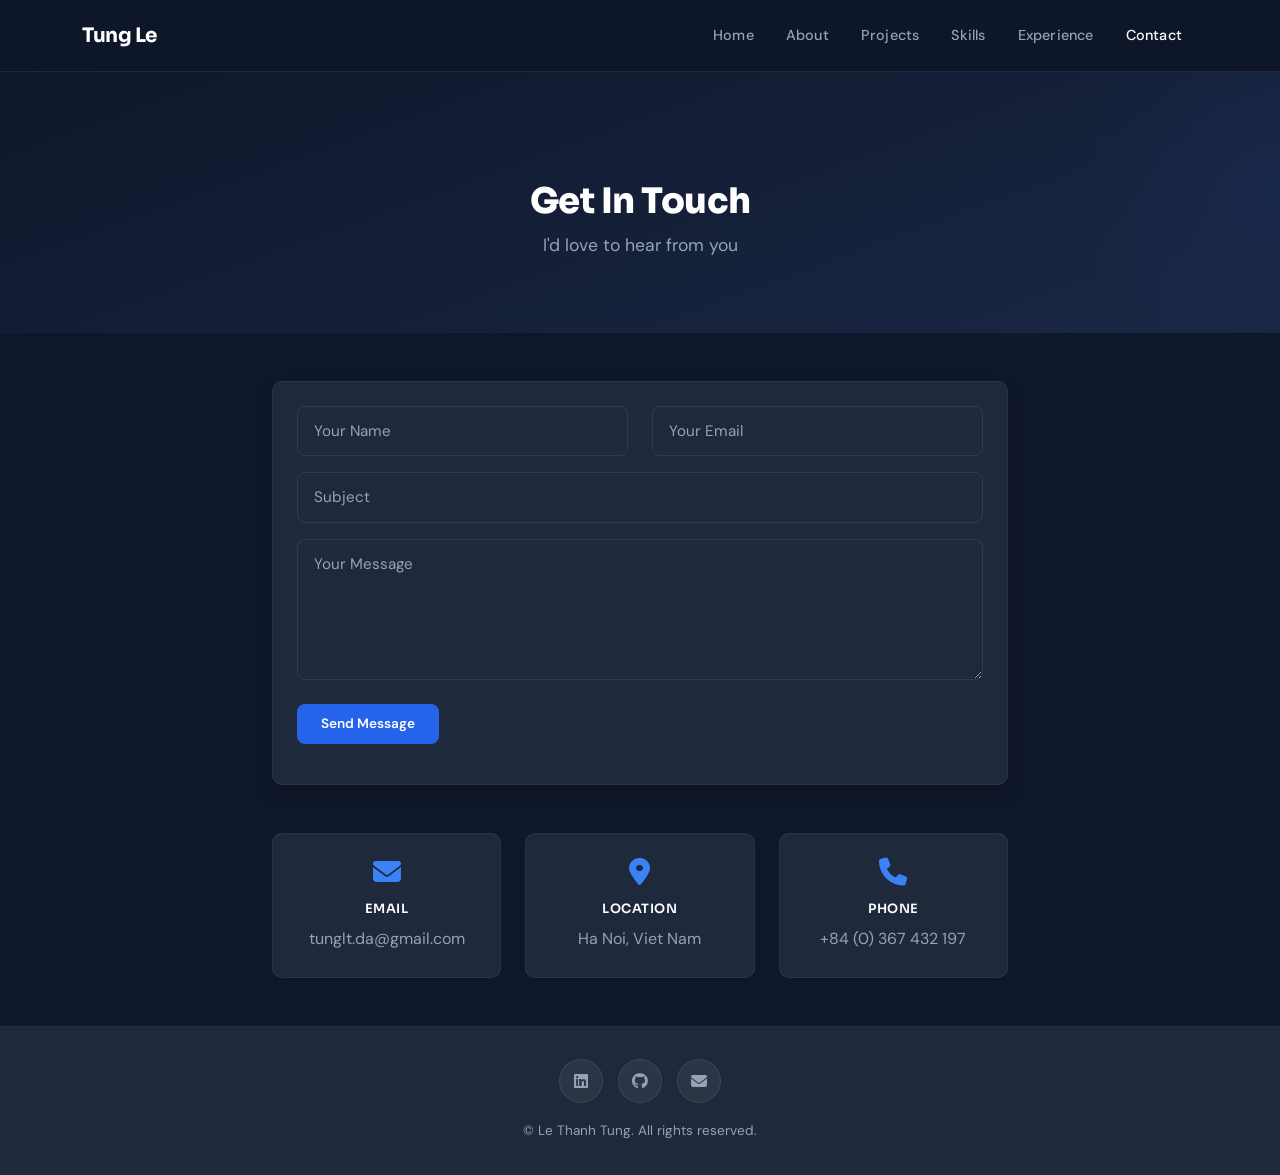
<file: contact.html>
<!DOCTYPE html>
<html lang="en">
<head>
    <meta charset="UTF-8">
    <meta name="viewport" content="width=device-width, initial-scale=1.0">
    <title>Contact | Le Thanh Tung</title>
    <link href="https://cdn.jsdelivr.net/npm/bootstrap@5.3.0/dist/css/bootstrap.min.css" rel="stylesheet">
    <link rel="stylesheet" href="https://cdnjs.cloudflare.com/ajax/libs/font-awesome/6.4.0/css/all.min.css">
    <link href="https://fonts.googleapis.com/css2?family=DM+Sans:ital,opsz,wght@0,9..40,300;0,9..40,400;0,9..40,500;0,9..40,600;0,9..40,700;0,9..40,800;1,9..40,400&family=Sora:wght@400;500;600;700;800&display=swap" rel="stylesheet">
    <link rel="stylesheet" href="style.css">
</head>
<body>

    <nav class="navbar navbar-expand-lg navbar-dark fixed-top">
        <div class="container">
            <a class="navbar-brand" href="index.html">Tung Le</a>
            <button class="navbar-toggler" type="button" data-bs-toggle="collapse" data-bs-target="#navbarNav">
                <span class="navbar-toggler-icon"></span>
            </button>
            <div class="collapse navbar-collapse" id="navbarNav">
                <ul class="navbar-nav ms-auto">
                    <li class="nav-item"><a class="nav-link" href="index.html">Home</a></li>
                    <li class="nav-item"><a class="nav-link" href="about.html">About</a></li>
                    <li class="nav-item"><a class="nav-link" href="projects.html">Projects</a></li>
                    <li class="nav-item"><a class="nav-link" href="skills.html">Skills</a></li>
                    <li class="nav-item"><a class="nav-link" href="experience.html">Experience</a></li>
                    <li class="nav-item"><a class="nav-link active" href="contact.html">Contact</a></li>
                </ul>
            </div>
        </div>
    </nav>
    <div class="sticky-nav-wrapper"></div>

    <section class="page-header">
        <div class="container">
            <h1>Get In Touch</h1>
            <p class="lead">I'd love to hear from you</p>
        </div>
    </section>

    <section class="py-5">
        <div class="container">
            <div class="row justify-content-center">
                <div class="col-lg-8">
                    <div class="card border-0 shadow" style="background:var(--dark-card); border:1px solid rgba(71,85,105,0.3)!important; border-radius:var(--radius);">
                        <div class="card-body p-4">
                            <form id="contactForm" class="contact-form">
                                <div class="row">
                                    <div class="col-md-6 mb-3">
                                        <input type="text" name="name" class="form-control" placeholder="Your Name" required>
                                    </div>
                                    <div class="col-md-6 mb-3">
                                        <input type="email" name="email" class="form-control" placeholder="Your Email" required>
                                    </div>
                                </div>
                                <div class="mb-3">
                                    <input type="text" name="subject" class="form-control" placeholder="Subject">
                                </div>
                                <div class="mb-4">
                                    <textarea name="message" class="form-control" rows="5" placeholder="Your Message" required></textarea>
                                </div>
                                <button type="submit" class="btn btn-primary-custom">Send Message</button>
                                <div id="responseContainer" class="mt-3"></div>
                            </form>
                        </div>
                    </div>

                    <div class="row mt-5 text-center">
                        <div class="col-md-4 mb-3 mb-md-0">
                            <div class="contact-card py-4 px-3">
                                <i class="fas fa-envelope fs-3 mb-3"></i>
                                <h5>Email</h5>
                                <p class="mb-0">tunglt.da@gmail.com</p>
                            </div>
                        </div>
                        <div class="col-md-4 mb-3 mb-md-0">
                            <div class="contact-card py-4 px-3">
                                <i class="fas fa-map-marker-alt fs-3 mb-3"></i>
                                <h5>Location</h5>
                                <p class="mb-0">Ha Noi, Viet Nam</p>
                            </div>
                        </div>
                        <div class="col-md-4">
                            <div class="contact-card py-4 px-3">
                                <i class="fas fa-phone fs-3 mb-3"></i>
                                <h5>Phone</h5>
                                <p class="mb-0">+84 (0) 367 432 197</p>
                            </div>
                        </div>
                    </div>
                </div>
            </div>
        </div>
    </section>

    <footer class="text-center">
        <div class="container">
            <div class="mb-3">
                <a href="https://www.linkedin.com/in/tunglt-da" class="social-link" target="_blank"><i class="fab fa-linkedin"></i></a>
                <a href="https://github.com/tunglt-da" class="social-link" target="_blank"><i class="fab fa-github"></i></a>
                <a href="mailto:tunglt.da@gmail.com" class="social-link"><i class="fas fa-envelope"></i></a>
            </div>
            <p class="mb-0" style="font-size:0.85rem;">&copy; Le Thanh Tung. All rights reserved.</p>
        </div>
    </footer>

    <a href="#" id="back-to-top" class="shadow"><i class="fas fa-arrow-up"></i></a>

    <script src="https://cdn.jsdelivr.net/npm/bootstrap@5.3.0/dist/js/bootstrap.bundle.min.js"></script>
    <script src="main.js"></script>
    <script>
        document.getElementById('contactForm').addEventListener('submit', function(e) {
            e.preventDefault();
            const btn = e.target.querySelector('button[type="submit"]');
            const originalText = btn.innerHTML;
            btn.disabled = true;
            btn.innerHTML = '<span class="spinner-border spinner-border-sm" role="status"></span> Sending...';

            const formData = new FormData(this);
            const xhr = new XMLHttpRequest();
            xhr.open('POST', 'https://script.google.com/macros/s/AKfycby84q_uLbtZVZEOGqXclTGn5n5yoV7Jaeluy4qbYPSaUfTskQLCh3JUiNiHb8Q8Umng/exec');

            xhr.onload = function() {
                let response;
                try { response = JSON.parse(xhr.responseText); } catch { response = { success: false, message: "Error: Response error" }; }
                showAlert(response.success, response.message);
                if (response.success) document.getElementById('contactForm').reset();
            };
            xhr.onerror = function() { showAlert(false, "Error: Connection error."); };
            xhr.send(formData);

            function showAlert(success, message) {
                const alertDiv = document.createElement('div');
                alertDiv.className = `alert alert-${success ? 'success' : 'danger'} mt-3`;
                alertDiv.innerHTML = message;
                document.getElementById('responseContainer').prepend(alertDiv);
                setTimeout(() => { alertDiv.style.opacity = '0'; setTimeout(() => alertDiv.remove(), 500); }, 3000);
                btn.disabled = false;
                btn.innerHTML = originalText;
            }
        });
    </script>
</body>
</html>
</file>
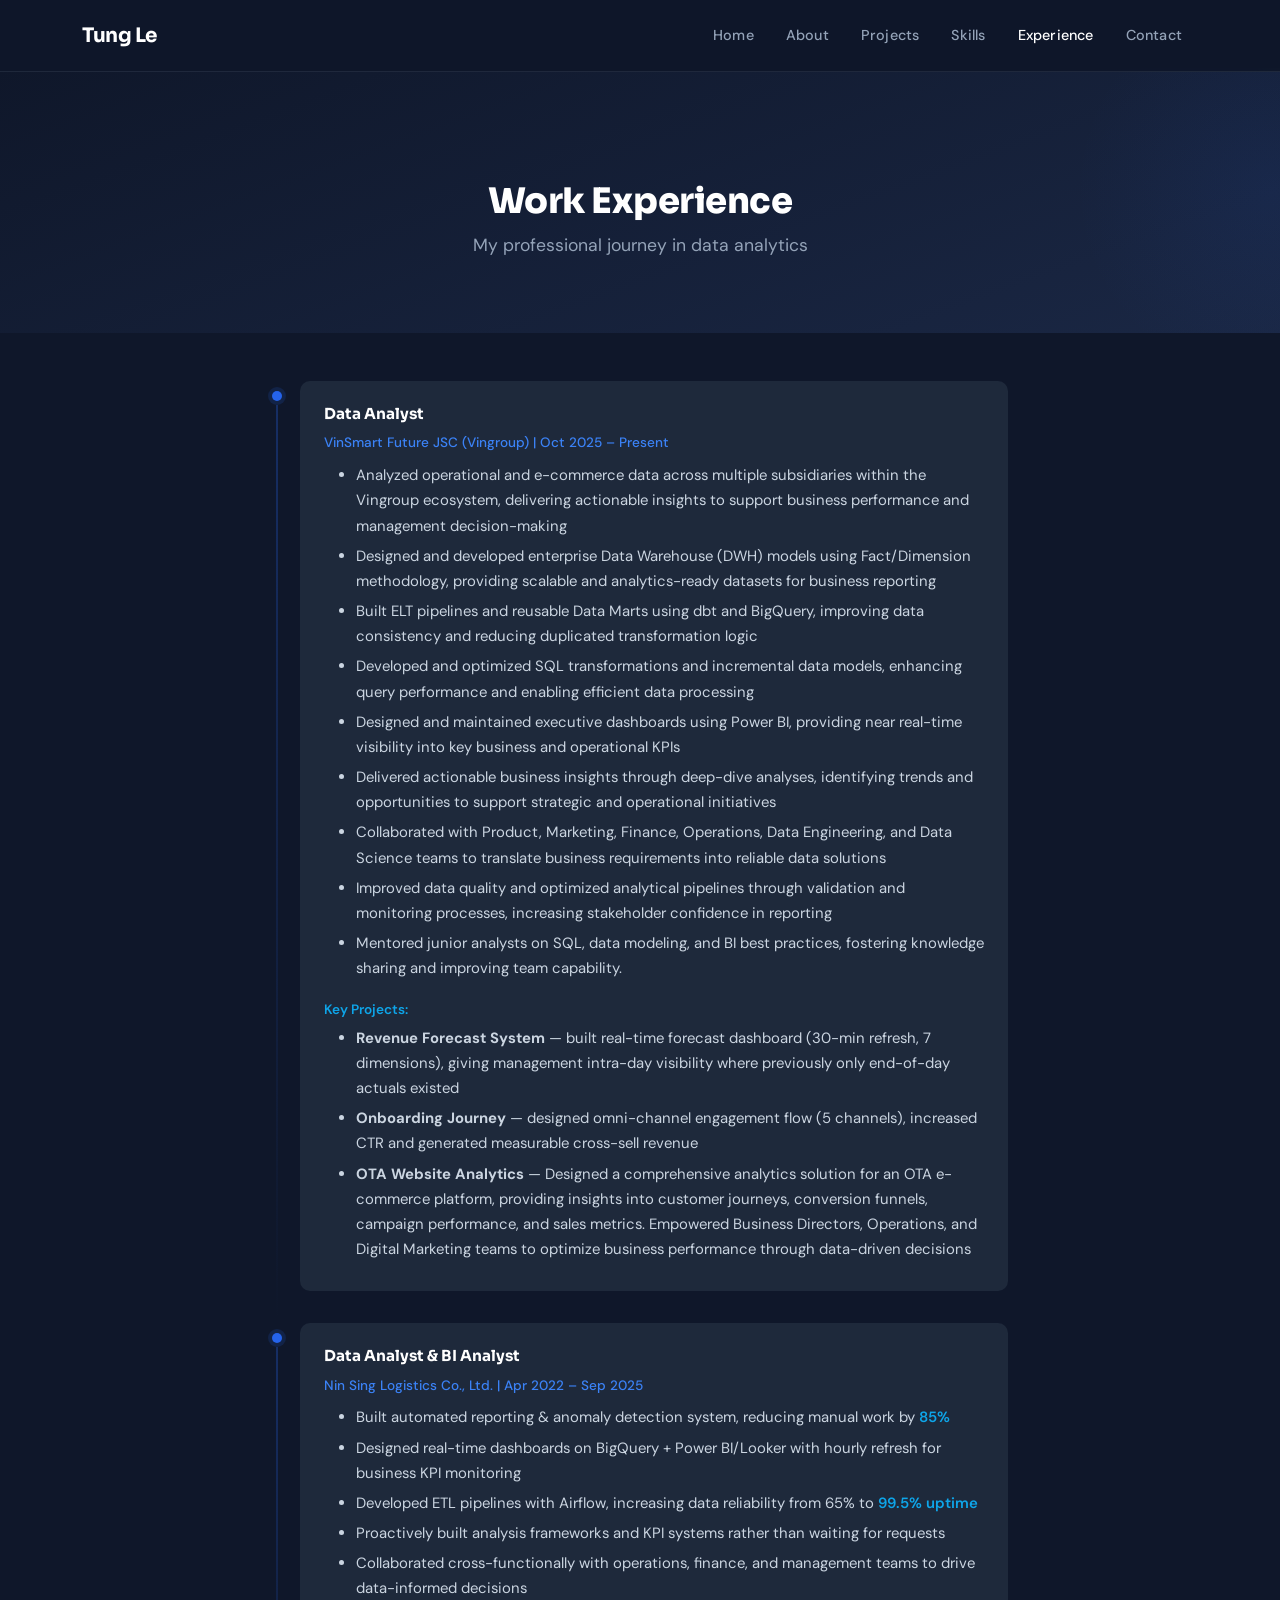
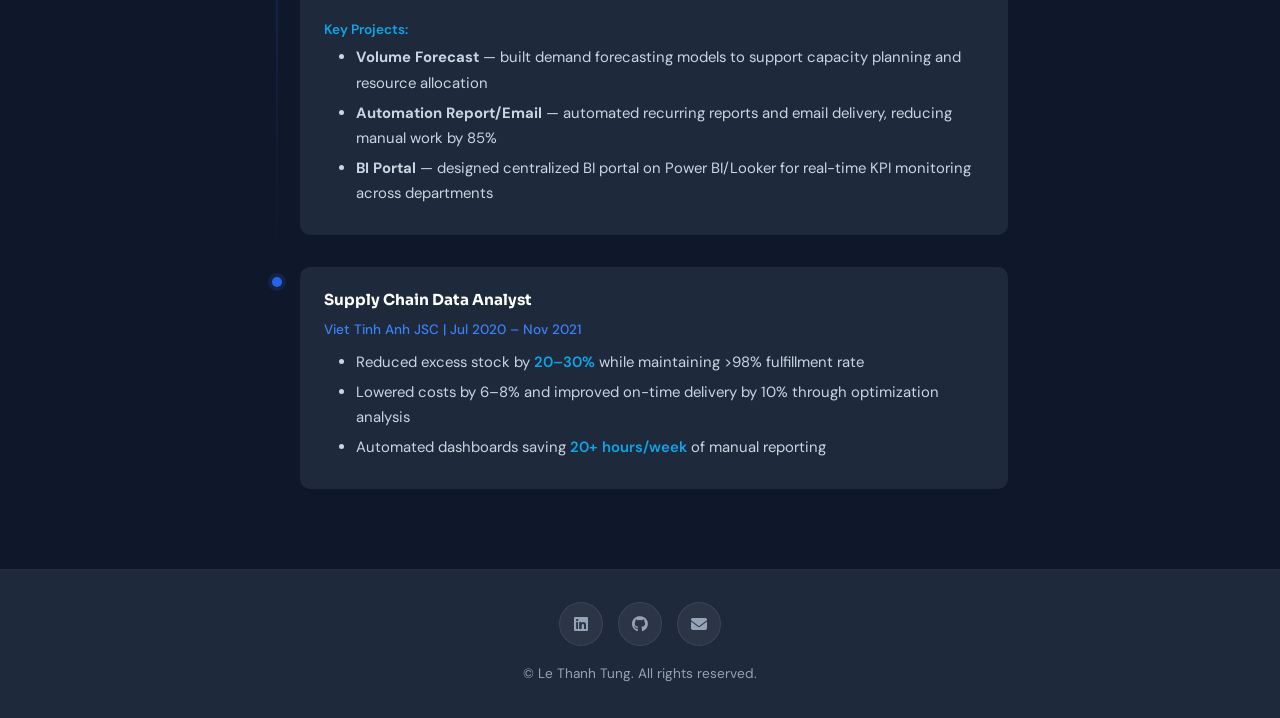
<file: experience.html>
<!DOCTYPE html>
<html lang="en">
<head>
    <meta charset="UTF-8">
    <meta name="viewport" content="width=device-width, initial-scale=1.0">
    <title>Experience | Le Thanh Tung</title>
    <link href="https://cdn.jsdelivr.net/npm/bootstrap@5.3.0/dist/css/bootstrap.min.css" rel="stylesheet">
    <link rel="stylesheet" href="https://cdnjs.cloudflare.com/ajax/libs/font-awesome/6.4.0/css/all.min.css">
    <link href="https://fonts.googleapis.com/css2?family=DM+Sans:ital,opsz,wght@0,9..40,300;0,9..40,400;0,9..40,500;0,9..40,600;0,9..40,700;0,9..40,800;1,9..40,400&family=Sora:wght@400;500;600;700;800&display=swap" rel="stylesheet">
    <link rel="stylesheet" href="style.css">
</head>
<body>

    <nav class="navbar navbar-expand-lg navbar-dark fixed-top">
        <div class="container">
            <a class="navbar-brand" href="index.html">Tung Le</a>
            <button class="navbar-toggler" type="button" data-bs-toggle="collapse" data-bs-target="#navbarNav">
                <span class="navbar-toggler-icon"></span>
            </button>
            <div class="collapse navbar-collapse" id="navbarNav">
                <ul class="navbar-nav ms-auto">
                    <li class="nav-item"><a class="nav-link" href="index.html">Home</a></li>
                    <li class="nav-item"><a class="nav-link" href="about.html">About</a></li>
                    <li class="nav-item"><a class="nav-link" href="projects.html">Projects</a></li>
                    <li class="nav-item"><a class="nav-link" href="skills.html">Skills</a></li>
                    <li class="nav-item"><a class="nav-link active" href="experience.html">Experience</a></li>
                    <li class="nav-item"><a class="nav-link" href="contact.html">Contact</a></li>
                </ul>
            </div>
        </div>
    </nav>
    <div class="sticky-nav-wrapper"></div>

    <section class="page-header">
        <div class="container">
            <h1>Work Experience</h1>
            <p class="lead">My professional journey in data analytics</p>
        </div>
    </section>

    <section class="py-5">
        <div class="container">
            <div class="row justify-content-center">
                <div class="col-lg-8">
                    <div class="experience-item">
                        <div class="card border-0">
                            <div class="card-body">
                                <h5>Data Analyst</h5>
                                <p class="text-muted mb-2">VinSmart Future JSC (Vingroup) | Oct 2025 &ndash; Present</p>
                                <ul class="mb-0">
                                    <li>Analyzed operational and e-commerce data across multiple subsidiaries within the Vingroup ecosystem, delivering actionable insights to support business performance and management decision-making</li>
                                    <li>Designed and developed enterprise Data Warehouse (DWH) models using Fact/Dimension methodology, providing scalable and analytics-ready datasets for business reporting</li>
                                    <li>Built ELT pipelines and reusable Data Marts using dbt and BigQuery, improving data consistency and reducing duplicated transformation logic</li>
                                    <li>Developed and optimized SQL transformations and incremental data models, enhancing query performance and enabling efficient data processing</li>
                                    <li>Designed and maintained executive dashboards using Power BI, providing near real-time visibility into key business and operational KPIs</li>
                                    <li>Delivered actionable business insights through deep-dive analyses, identifying trends and opportunities to support strategic and operational initiatives</li>
                                    <li>Collaborated with Product, Marketing, Finance, Operations, Data Engineering, and Data Science teams to translate business requirements into reliable data solutions</li>
                                    <li>Improved data quality and optimized analytical pipelines through validation and monitoring processes, increasing stakeholder confidence in reporting</li>
                                    <li>Mentored junior analysts on SQL, data modeling, and BI best practices, fostering knowledge sharing and improving team capability.</li>
                                </ul>
                                <p class="mt-3 mb-1" style="font-size:.85rem;color:var(--accent);font-weight:600;">Key Projects:</p>
                                <ul class="mb-0">
                                    <li><strong>Revenue Forecast System</strong> &mdash; built real-time forecast dashboard (30-min refresh, 7 dimensions), giving management intra-day visibility where previously only end-of-day actuals existed</li>
                                    <li><strong>Onboarding Journey</strong> &mdash; designed omni-channel engagement flow (5 channels), increased CTR and generated measurable cross-sell revenue</li>
                                    <li><strong>OTA Website Analytics</strong> &mdash; Designed a comprehensive analytics solution for an OTA e-commerce platform, providing insights into customer journeys, conversion funnels, campaign performance, and sales metrics. Empowered Business Directors, Operations, and Digital Marketing teams to optimize business performance through data-driven decisions</li>
                                </ul>
                            </div>
                        </div>
                    </div>
                    <div class="experience-item">
                        <div class="card border-0">
                            <div class="card-body">
                                <h5>Data Analyst &amp; BI Analyst</h5>
                                <p class="text-muted mb-2">Nin Sing Logistics Co., Ltd. | Apr 2022 &ndash; Sep 2025</p>
                                <ul class="mb-0">
                                    <li>Built automated reporting &amp; anomaly detection system, reducing manual work by <strong class="highlight">85%</strong></li>
                                    <li>Designed real-time dashboards on BigQuery + Power BI/Looker with hourly refresh for business KPI monitoring</li>
                                    <li>Developed ETL pipelines with Airflow, increasing data reliability from 65% to <strong class="highlight">99.5% uptime</strong></li>
                                    <li>Proactively built analysis frameworks and KPI systems rather than waiting for requests</li>
                                    <li>Collaborated cross-functionally with operations, finance, and management teams to drive data-informed decisions</li>
                                </ul>
                                <p class="mt-3 mb-1" style="font-size:.85rem;color:var(--accent);font-weight:600;">Key Projects:</p>
                                <ul class="mb-0">
                                    <li><strong>Volume Forecast</strong> &mdash; built demand forecasting models to support capacity planning and resource allocation</li>
                                    <li><strong>Automation Report/Email</strong> &mdash; automated recurring reports and email delivery, reducing manual work by 85%</li>
                                    <li><strong>BI Portal</strong> &mdash; designed centralized BI portal on Power BI/Looker for real-time KPI monitoring across departments</li>
                                </ul>
                            </div>
                        </div>
                    </div>
                    <div class="experience-item">
                        <div class="card border-0">
                            <div class="card-body">
                                <h5>Supply Chain Data Analyst</h5>
                                <p class="text-muted mb-2">Viet Tinh Anh JSC | Jul 2020 &ndash; Nov 2021</p>
                                <ul class="mb-0">
                                    <li>Reduced excess stock by <strong class="highlight">20&ndash;30%</strong> while maintaining &gt;98% fulfillment rate</li>
                                    <li>Lowered costs by 6&ndash;8% and improved on-time delivery by 10% through optimization analysis</li>
                                    <li>Automated dashboards saving <strong class="highlight">20+ hours/week</strong> of manual reporting</li>
                                </ul>
                            </div>
                        </div>
                    </div>
                </div>
            </div>
        </div>
    </section>

    <footer class="text-center">
        <div class="container">
            <div class="mb-3">
                <a href="https://www.linkedin.com/in/tunglt-da" class="social-link" target="_blank"><i class="fab fa-linkedin"></i></a>
                <a href="https://github.com/tunglt-da" class="social-link" target="_blank"><i class="fab fa-github"></i></a>
                <a href="mailto:tunglt.da@gmail.com" class="social-link"><i class="fas fa-envelope"></i></a>
            </div>
            <p class="mb-0" style="font-size:0.85rem;">&copy; Le Thanh Tung. All rights reserved.</p>
        </div>
    </footer>

    <a href="#" id="back-to-top" class="shadow"><i class="fas fa-arrow-up"></i></a>

    <script src="https://cdn.jsdelivr.net/npm/bootstrap@5.3.0/dist/js/bootstrap.bundle.min.js"></script>
    <script src="main.js"></script>
</body>
</html>
</file>
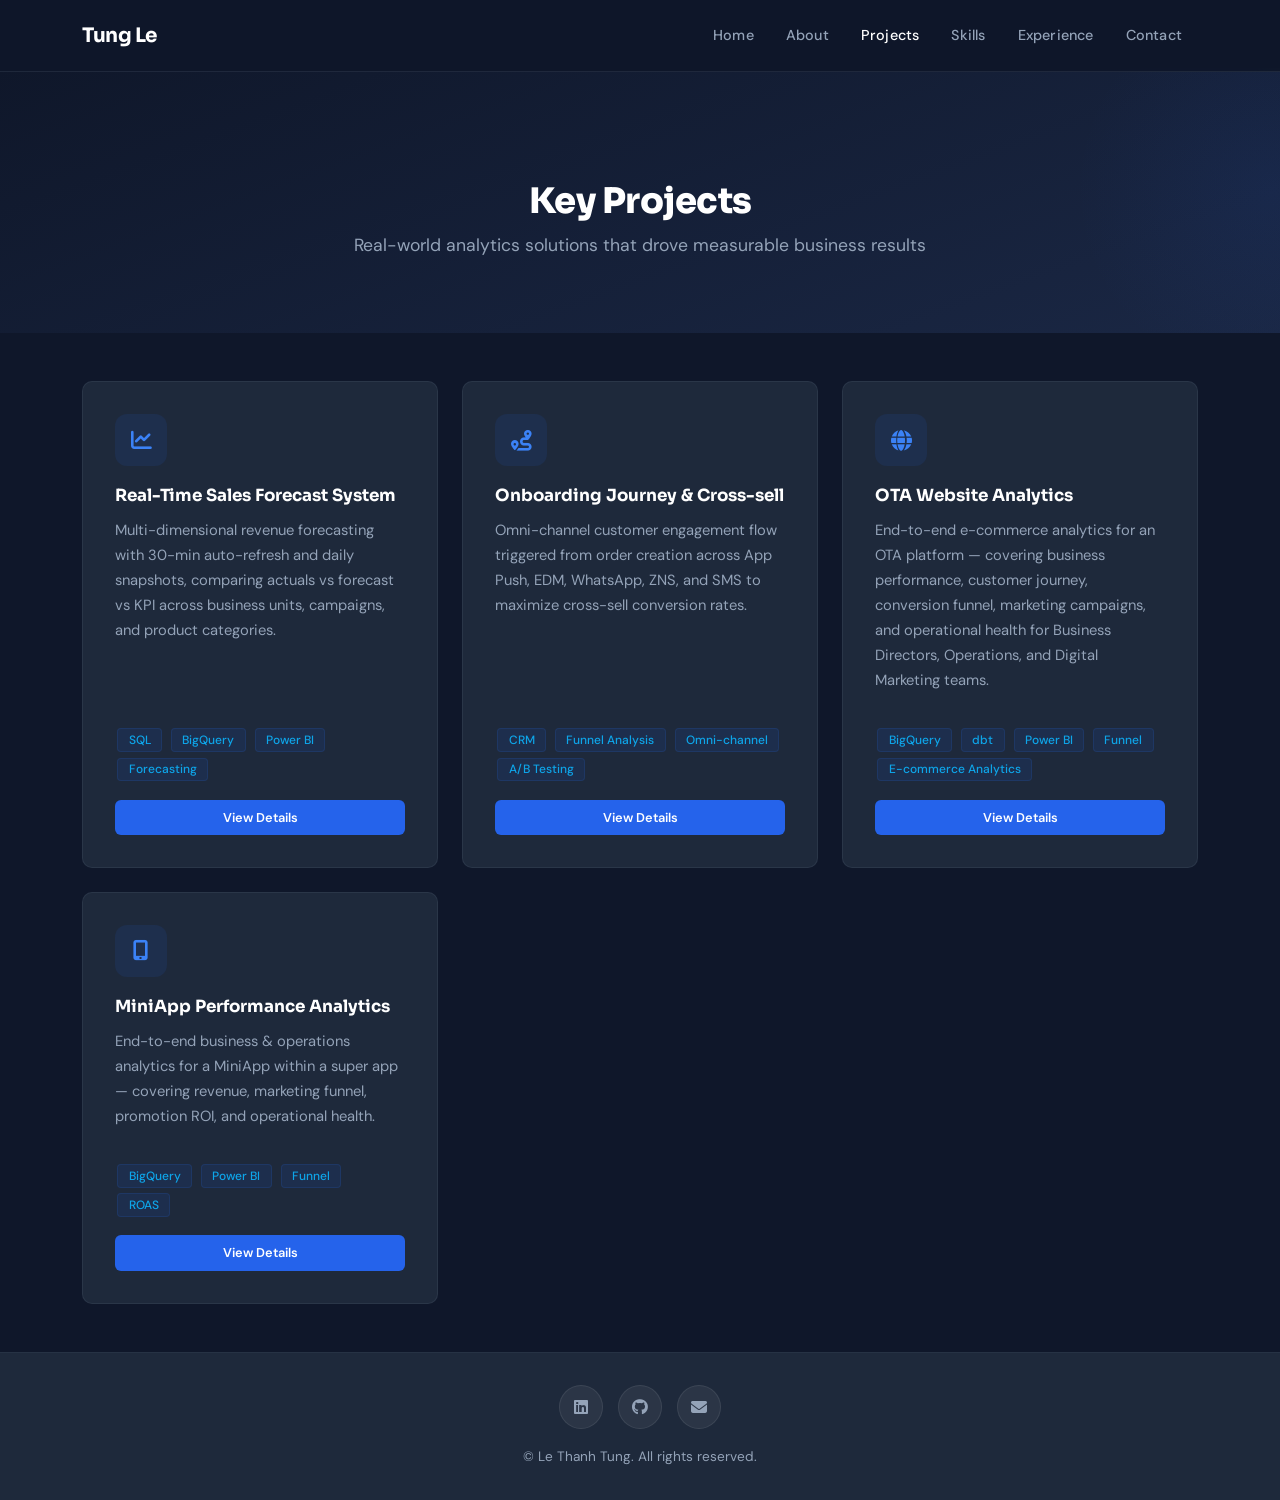
<file: projects.html>
<!DOCTYPE html>
<html lang="en">
<head>
    <meta charset="UTF-8">
    <meta name="viewport" content="width=device-width, initial-scale=1.0">
    <title>Projects | Le Thanh Tung</title>
    <link href="https://cdn.jsdelivr.net/npm/bootstrap@5.3.0/dist/css/bootstrap.min.css" rel="stylesheet">
    <link rel="stylesheet" href="https://cdnjs.cloudflare.com/ajax/libs/font-awesome/6.4.0/css/all.min.css">
    <link href="https://fonts.googleapis.com/css2?family=DM+Sans:ital,opsz,wght@0,9..40,300;0,9..40,400;0,9..40,500;0,9..40,600;0,9..40,700;0,9..40,800;1,9..40,400&family=Sora:wght@400;500;600;700;800&display=swap" rel="stylesheet">
    <link rel="stylesheet" href="style.css">
    <style>
        .project-card-noimg {
            background: var(--dark-card);
            border: 1px solid rgba(71,85,105,0.3);
            border-radius: var(--radius);
            padding: 2rem;
            transition: all 0.3s;
            height: 100%;
            display: flex;
            flex-direction: column;
        }
        .project-card-noimg:hover {
            transform: translateY(-6px);
            box-shadow: var(--shadow-lg);
            border-color: rgba(37,99,235,0.3);
        }
        .project-icon {
            width: 52px; height: 52px;
            border-radius: 12px;
            background: rgba(37,99,235,0.1);
            display: flex; align-items: center; justify-content: center;
            font-size: 1.3rem;
            color: var(--primary-light);
            margin-bottom: 1.25rem;
        }
        .project-card-noimg .card-title {
            font-family: 'Sora', sans-serif;
            font-size: 1.05rem; font-weight: 700;
            color: var(--white); margin-bottom: 0.75rem;
        }
        .project-card-noimg .card-text {
            color: var(--muted-text);
            font-size: 0.92rem; line-height: 1.7; flex: 1;
        }

        /* Modal with STAR + embedded report */
        .modal-report .modal-dialog {
            max-width: 95vw;
            height: 94vh;
            margin: 1.5vh auto;
        }
        .modal-report .modal-content {
            height: 100%;
            display: flex;
            flex-direction: column;
        }
        .modal-report .modal-body {
            flex: 1;
            overflow-y: auto;
            padding: 2rem;
        }
        .report-embed-wrapper {
            margin-top: 1.5rem;
            border: 1px solid rgba(71,85,105,0.3);
            border-radius: var(--radius);
            overflow: hidden;
            background: #fff;
        }
        .report-embed-wrapper iframe {
            width: 100%;
            height: 70vh;
            border: none;
            display: block;
        }
        .report-embed-header {
            display: flex;
            align-items: center;
            justify-content: space-between;
            margin-top: 2.5rem;
            margin-bottom: 0.75rem;
        }
        .report-embed-header h5 {
            margin: 0;
        }
        .btn-newtab {
            font-size: 0.8rem; font-weight: 500;
            color: var(--muted-text);
            text-decoration: none;
            padding: 0.3rem 0.8rem;
            border: 1px solid rgba(71,85,105,0.4);
            border-radius: 6px;
            transition: all 0.2s;
        }
        .btn-newtab:hover {
            color: var(--white);
            border-color: var(--primary);
            background: rgba(37,99,235,0.1);
        }

        @media (max-width: 768px) {
            .modal-report .modal-dialog { max-width: 98vw; height: 96vh; margin: 1vh auto; }
            .modal-report .modal-body { padding: 1.25rem; }
            .report-embed-wrapper iframe { height: 50vh; }
        }
    </style>
</head>
<body>

    <nav class="navbar navbar-expand-lg navbar-dark fixed-top">
        <div class="container">
            <a class="navbar-brand" href="index.html">Tung Le</a>
            <button class="navbar-toggler" type="button" data-bs-toggle="collapse" data-bs-target="#navbarNav">
                <span class="navbar-toggler-icon"></span>
            </button>
            <div class="collapse navbar-collapse" id="navbarNav">
                <ul class="navbar-nav ms-auto">
                    <li class="nav-item"><a class="nav-link" href="index.html">Home</a></li>
                    <li class="nav-item"><a class="nav-link" href="about.html">About</a></li>
                    <li class="nav-item"><a class="nav-link active" href="projects.html">Projects</a></li>
                    <li class="nav-item"><a class="nav-link" href="skills.html">Skills</a></li>
                    <li class="nav-item"><a class="nav-link" href="experience.html">Experience</a></li>
                    <li class="nav-item"><a class="nav-link" href="contact.html">Contact</a></li>
                </ul>
            </div>
        </div>
    </nav>
    <div class="sticky-nav-wrapper"></div>

    <section class="page-header">
        <div class="container">
            <h1>Key Projects</h1>
            <p class="lead">Real-world analytics solutions that drove measurable business results</p>
        </div>
    </section>

    <section class="py-5">
        <div class="container">
            <div class="row g-4">
                <!-- Project 1 -->
                <div class="col-lg-4 col-md-6">
                    <div class="project-card-noimg">
                        <div class="project-icon"><i class="fas fa-chart-line"></i></div>
                        <h5 class="card-title">Real-Time Sales Forecast System</h5>
                        <p class="card-text">Multi-dimensional revenue forecasting with 30-min auto-refresh and daily snapshots, comparing actuals vs forecast vs KPI across business units, campaigns, and product categories.</p>
                        <div class="mb-3 mt-auto pt-3">
                            <span class="badge skill-badge">SQL</span>
                            <span class="badge skill-badge">BigQuery</span>
                            <span class="badge skill-badge">Power BI</span>
                            <span class="badge skill-badge">Forecasting</span>
                        </div>
                        <a class="btn btn-card" data-bs-toggle="modal" data-bs-target="#project1-modal">View Details</a>
                    </div>
                </div>
                <!-- Project 2 -->
                <div class="col-lg-4 col-md-6">
                    <div class="project-card-noimg">
                        <div class="project-icon"><i class="fas fa-route"></i></div>
                        <h5 class="card-title">Onboarding Journey &amp; Cross-sell</h5>
                        <p class="card-text">Omni-channel customer engagement flow triggered from order creation across App Push, EDM, WhatsApp, ZNS, and SMS to maximize cross-sell conversion rates.</p>
                        <div class="mb-3 mt-auto pt-3">
                            <span class="badge skill-badge">CRM</span>
                            <span class="badge skill-badge">Funnel Analysis</span>
                            <span class="badge skill-badge">Omni-channel</span>
                            <span class="badge skill-badge">A/B Testing</span>
                        </div>
                        <a class="btn btn-card" data-bs-toggle="modal" data-bs-target="#project2-modal">View Details</a>
                    </div>
                </div>
                <!-- Project 3 -->
                <div class="col-lg-4 col-md-6">
                    <div class="project-card-noimg">
                        <div class="project-icon"><i class="fas fa-globe"></i></div>
                        <h5 class="card-title">OTA Website Analytics</h5>
                        <p class="card-text">
                            End-to-end e-commerce analytics for an OTA platform &mdash; 
                            covering business performance, customer journey, conversion funnel, 
                            marketing campaigns, and operational health for Business Directors, 
                            Operations, and Digital Marketing teams.
                        </p>
                        <div class="mb-3 mt-auto pt-3">
                            <span class="badge skill-badge">BigQuery</span>
                            <span class="badge skill-badge">dbt</span>
                            <span class="badge skill-badge">Power BI</span>
                            <span class="badge skill-badge">Funnel</span>
                            <span class="badge skill-badge">E-commerce Analytics</span>
                        </div>
                        <a class="btn btn-card" data-bs-toggle="modal" data-bs-target="#project3-modal">View Details</a>
                    </div>
                </div>
                <!-- Project 4 -->
                <div class="col-lg-4 col-md-6">
                    <div class="project-card-noimg">
                        <div class="project-icon"><i class="fas fa-mobile-alt"></i></div>
                        <h5 class="card-title">MiniApp Performance Analytics</h5>
                        <p class="card-text">End-to-end business &amp; operations analytics for a MiniApp within a super app &mdash; covering revenue, marketing funnel, promotion ROI, and operational health.</p>
                        <div class="mb-3 mt-auto pt-3">
                            <span class="badge skill-badge">BigQuery</span>
                            <span class="badge skill-badge">Power BI</span>
                            <span class="badge skill-badge">Funnel</span>
                            <span class="badge skill-badge">ROAS</span>
                        </div>
                        <a class="btn btn-card" data-bs-toggle="modal" data-bs-target="#project4-modal">View Details</a>
                    </div>
                </div>
            </div>
        </div>
    </section>

    <footer class="text-center">
        <div class="container">
            <div class="mb-3">
                <a href="https://www.linkedin.com/in/tunglt-da" class="social-link" target="_blank"><i class="fab fa-linkedin"></i></a>
                <a href="https://github.com/tunglt-da" class="social-link" target="_blank"><i class="fab fa-github"></i></a>
                <a href="mailto:tunglt.da@gmail.com" class="social-link"><i class="fas fa-envelope"></i></a>
            </div>
            <p class="mb-0" style="font-size:0.85rem;">&copy; Le Thanh Tung. All rights reserved.</p>
        </div>
    </footer>

    <a href="#" id="back-to-top" class="shadow"><i class="fas fa-arrow-up"></i></a>

    <!-- ═══ PROJECT 1 MODAL ═══ -->
    <div class="modal fade modal-report" id="project1-modal" tabindex="-1">
        <div class="modal-dialog">
            <div class="modal-content">
                <div class="modal-header">
                    <h5 class="modal-title">Real-Time Sales Forecast System</h5>
                    <button type="button" class="btn-close" data-bs-dismiss="modal"></button>
                </div>
                <div class="modal-body">
                    <!-- STAR -->
                    <h5><i class="fas fa-crosshairs me-2"></i>Situation</h5>
                    <p>The business lacked a reliable revenue forecasting system. Management relied on end-of-day manual reports with no intra-day visibility, making it impossible to react to revenue shortfalls in real time or evaluate performance against KPI targets across different business dimensions.</p>

                    <h5 class="mt-4"><i class="fas fa-bullseye me-2"></i>Task</h5>
                    <p>Design and build a multi-dimensional, real-time sales forecasting system that auto-refreshes every 30 minutes, provides daily snapshots at start-of-day, and enables comparison of actual revenue vs forecast vs snapshot vs KPI &mdash; sliceable by business unit, customer nationality, campaign, and product/service category.</p>

                    <h5 class="mt-4"><i class="fas fa-cogs me-2"></i>Action</h5>
                    <ul>
                        <li>Built automated data pipelines to ingest transactional data and generate forecasts refreshing every 30 minutes</li>
                        <li>Implemented daily snapshot logic to capture start-of-day baselines for performance tracking</li>
                        <li>Designed multi-dimensional forecast breakdowns by business unit, customer nationality, marketing campaign, and product/service category</li>
                        <li>Created comparison dashboards showing <strong class="highlight">Actual vs Forecast vs Snapshot vs KPI</strong> with variance highlighting and trend indicators</li>
                        <li>Built alerting mechanisms for significant deviations between actuals and forecast targets</li>
                    </ul>

                    <h5 class="mt-4">Technologies</h5>
                    <div class="mb-3">
                        <span class="badge skill-badge">SQL</span>
                        <span class="badge skill-badge">BigQuery</span>
                        <span class="badge skill-badge">Power BI</span>
                        <span class="badge skill-badge">Python</span>
                        <span class="badge skill-badge">Airflow</span>
                        <span class="badge skill-badge">Google Sheets API</span>
                    </div>

                    <h5 class="mt-4"><i class="fas fa-trophy me-2"></i>Result</h5>
                    <ul>
                        <li>Enabled real-time revenue monitoring with 30-min granularity, replacing manual end-of-day reports</li>
                        <li>Management gained multi-dimensional visibility to identify underperforming segments and campaigns within the same day</li>
                        <li>Improved forecast accuracy and KPI tracking, enabling proactive resource allocation and tactical adjustments</li>
                    </ul>

                    <!-- Embedded Report -->
                    <div class="report-embed-header">
                        <h5 class="mb-0"><i class="fas fa-file-alt me-2"></i>Sample Report</h5>
                        <a href="reports/sales-forecast.html" target="_blank" class="btn-newtab"><i class="fas fa-external-link-alt me-1"></i>Open in new tab</a>
                    </div>
                    <div class="report-embed-wrapper">
                        <iframe data-src="reports/sales-forecast.html" title="Sales Forecast Report"></iframe>
                    </div>
                </div>
            </div>
        </div>
    </div>

    <!-- ═══ PROJECT 2 MODAL ═══ -->
    <div class="modal fade modal-report" id="project2-modal" tabindex="-1">
        <div class="modal-dialog">
            <div class="modal-content">
                <div class="modal-header">
                    <h5 class="modal-title">Onboarding Journey &amp; Cross-sell Optimization</h5>
                    <button type="button" class="btn-close" data-bs-dismiss="modal"></button>
                </div>
                <div class="modal-body">
                    <h5><i class="fas fa-crosshairs me-2"></i>Situation</h5>
                    <p>Cross-sell conversion was low because customer engagement after initial purchase was unstructured. There was no systematic flow to re-engage customers across communication channels, resulting in missed upsell opportunities and low repeat purchase rates.</p>

                    <h5 class="mt-4"><i class="fas fa-bullseye me-2"></i>Task</h5>
                    <p>Design and implement an omni-channel onboarding journey that automatically engages customers from the moment an order is created, using the right channel at the right time to maximize cross-sell conversion.</p>

                    <h5 class="mt-4"><i class="fas fa-cogs me-2"></i>Action</h5>
                    <ul>
                        <li>Mapped the full customer journey from order creation through post-purchase engagement, identifying optimal touchpoints for cross-sell messaging</li>
                        <li>Designed multi-channel engagement flows across <strong class="highlight">App Push, EDM, WhatsApp, ZNS, and SMS</strong> with channel prioritization logic</li>
                        <li>Built trigger-based automation: each flow activates upon order event, with sequenced messaging and fallback channels</li>
                        <li>Implemented A/B testing frameworks to optimize message timing, content, and channel mix</li>
                        <li>Created performance dashboards tracking funnel conversion at each touchpoint and channel-level effectiveness</li>
                    </ul>

                    <h5 class="mt-4">Technologies</h5>
                    <div class="mb-3">
                        <span class="badge skill-badge">SQL</span>
                        <span class="badge skill-badge">BigQuery</span>
                        <span class="badge skill-badge">CRM Platform</span>
                        <span class="badge skill-badge">A/B Testing</span>
                        <span class="badge skill-badge">Power BI</span>
                        <span class="badge skill-badge">Funnel Analysis</span>
                    </div>

                    <h5 class="mt-4"><i class="fas fa-trophy me-2"></i>Result</h5>
                    <ul>
                        <li>Increased cross-sell conversion rate by establishing a structured, data-driven engagement flow</li>
                        <li>Identified the highest-performing channel combinations for different customer segments</li>
                        <li>Reduced reliance on single-channel outreach, improving overall customer reachability and engagement</li>
                    </ul>

                    <div class="report-embed-header">
                        <h5 class="mb-0"><i class="fas fa-file-alt me-2"></i>Sample Report</h5>
                        <a href="reports/onboarding-journey.html" target="_blank" class="btn-newtab"><i class="fas fa-external-link-alt me-1"></i>Open in new tab</a>
                    </div>
                    <div class="report-embed-wrapper">
                        <iframe data-src="reports/onboarding-journey.html" title="Onboarding Journey Report"></iframe>
                    </div>
                </div>
            </div>
        </div>
    </div>

    <!-- ═══ PROJECT 3 MODAL ═══ -->
    <div class="modal fade modal-report" id="project3-modal" tabindex="-1">
        <div class="modal-dialog">
            <div class="modal-content">
                <div class="modal-header">
                    <h5 class="modal-title">OTA Website Analytics &amp; Performance Optimization</h5>
                    <button type="button" class="btn-close" data-bs-dismiss="modal"></button>
                </div>

                <div class="modal-body">

                    <h5>
                        <i class="fas fa-crosshairs me-2"></i>Situation
                    </h5>
                    <p>
                        The OTA platform generated data across multiple business and operational areas,
                        including website traffic, customer journeys, booking funnels, sales performance,
                        marketing campaigns, and operational processes. However, performance data was
                        fragmented across different sources, making it difficult for Business Directors,
                        Operations, and Digital Marketing teams to obtain a unified view of the business
                        and quickly identify performance gaps and growth opportunities.
                    </p>

                    <h5 class="mt-4">
                        <i class="fas fa-bullseye me-2"></i>Task
                    </h5>
                    <p>
                        Designed and developed a comprehensive OTA analytics solution to provide a
                        centralized view of business performance, customer behavior, conversion funnels,
                        marketing effectiveness, and operational health, enabling stakeholders to monitor
                        KPIs and make faster, data-driven decisions.
                    </p>

                    <h5 class="mt-4">
                        <i class="fas fa-cogs me-2"></i>Action
                    </h5>
                    <ul>
                        <li>
                            Designed an analytics framework covering <strong class="highlight">
                            Executive, Business, Operational, Customer, and Marketing</strong> perspectives
                            to address different stakeholder needs.
                        </li>

                        <li>
                            Built executive-level performance monitoring covering
                            <strong class="highlight">GMV, bookings, AOV, conversion rate,
                            cancellation rate, and booking success rate</strong>.
                        </li>

                        <li>
                            Analyzed the end-to-end customer conversion funnel from
                            <strong class="highlight">website sessions and product discovery
                            through checkout and successful booking</strong>, identifying drop-off
                            points and conversion opportunities.
                        </li>

                        <li>
                            Analyzed traffic and acquisition performance across
                            <strong class="highlight">Organic, Paid, Direct, Affiliate, and Referral</strong>
                            channels, including channel-level conversion, GMV, AOV, and customer acquisition.
                        </li>

                        <li>
                            Developed campaign and marketing performance analysis to evaluate
                            <strong class="highlight">traffic, conversion, revenue, and campaign effectiveness</strong>,
                            supporting Digital Marketing teams in optimizing channel and campaign performance.
                        </li>

                        <li>
                            Analyzed customer behavior across the website, including
                            <strong class="highlight">new vs. returning users, engagement,
                            customer journeys, and retention patterns</strong>.
                        </li>

                        <li>
                            Monitored operational health across the booking funnel, including
                            <strong class="highlight">cart abandonment, payment drop-off,
                            booking failures, and technical errors</strong>, helping Operations teams
                            identify potential issues affecting customer conversion.
                        </li>

                        <li>
                            Integrated business and event-level data from multiple sources to provide
                            a unified analytics view and establish a single source of truth for
                            business performance monitoring.
                        </li>
                    </ul>

                    <h5 class="mt-4">Technologies</h5>
                    <div class="mb-3">
                        <span class="badge skill-badge">SQL</span>
                        <span class="badge skill-badge">BigQuery</span>
                        <span class="badge skill-badge">dbt</span>
                        <span class="badge skill-badge">Power BI</span>
                        <span class="badge skill-badge">Event Tracking</span>
                        <span class="badge skill-badge">Funnel Analysis</span>
                        <span class="badge skill-badge">E-commerce Analytics</span>
                        <span class="badge skill-badge">Marketing Analytics</span>
                        <span class="badge skill-badge">Customer Journey</span>
                    </div>

                    <h5 class="mt-4">
                        <i class="fas fa-trophy me-2"></i>Result
                    </h5>
                    <ul>
                        <li>
                            Provided Business Directors with a centralized view of OTA business
                            performance across revenue, bookings, conversion, and operational KPIs.
                        </li>

                        <li>
                            Enabled Operations teams to identify funnel drop-offs and potential
                            operational issues affecting booking conversion and customer experience.
                        </li>

                        <li>
                            Enabled Digital Marketing teams to evaluate channel and campaign quality
                            based on traffic, conversion, revenue, and customer acquisition performance.
                        </li>

                        <li>
                            Established a unified analytics framework that connected business,
                            customer, marketing, and operational data, supporting more consistent
                            and data-driven decision-making.
                        </li>
                    </ul>

                    <div class="report-embed-header">
                        <h5 class="mb-0">
                            <i class="fas fa-file-alt me-2"></i>Sample Report
                        </h5>

                        <a href="reports/ota-website-analytics.html"
                        target="_blank"
                        class="btn-newtab">
                            <i class="fas fa-external-link-alt me-1"></i>
                            Open in new tab
                        </a>
                    </div>

                    <div class="report-embed-wrapper">
                        <iframe
                            data-src="reports/ota-website-analytics.html"
                            title="OTA Website Analytics Report">
                        </iframe>
                    </div>

                </div>
            </div>
        </div>
    </div>


    <!-- ═══ PROJECT 4 MODAL ═══ -->
    <div class="modal fade modal-report" id="project4-modal" tabindex="-1">
        <div class="modal-dialog">
            <div class="modal-content">
                <div class="modal-header">
                    <h5 class="modal-title">MiniApp Performance Analytics</h5>
                    <button type="button" class="btn-close" data-bs-dismiss="modal"></button>
                </div>
                <div class="modal-body">
                    <h5><i class="fas fa-crosshairs me-2"></i>Situation</h5>
                    <p>A MiniApp embedded within a super app lacked comprehensive analytics. Business, marketing, and operations teams had no unified view of performance &mdash; revenue trends, marketing funnel health, promotion effectiveness, and operational quality were tracked in scattered spreadsheets or not tracked at all.</p>

                    <h5 class="mt-4"><i class="fas fa-bullseye me-2"></i>Task</h5>
                    <p>Build an end-to-end analytics framework covering all critical dimensions: business performance, marketing effectiveness, financial efficiency, and operational health.</p>

                    <h5 class="mt-4"><i class="fas fa-cogs me-2"></i>Action</h5>

                    <p class="mb-2"><strong class="highlight"><i class="fas fa-chart-bar me-1"></i> Business Overview</strong></p>
                    <ul>
                        <li>Built revenue &amp; traffic trend dashboards with GMV, Orders, Traffic by day/week/month and DoD/MoM/QoQ/YoY growth %</li>
                        <li>Tracked core sales KPIs: Conversion Rate, AOV, ASP, OOS Rate, Revenue, CTR</li>
                        <li>Created monthly Top 100 SKU rankings by revenue and by orders</li>
                    </ul>

                    <p class="mb-2 mt-3"><strong class="highlight"><i class="fas fa-dollar-sign me-1"></i> Financial Efficiency</strong></p>
                    <ul>
                        <li>Measured promotion effectiveness: GMV vs Promotion Cost, % Budget utilization, ROAS/ROI analysis</li>
                    </ul>

                    <p class="mb-2 mt-3"><strong class="highlight"><i class="fas fa-bullhorn me-1"></i> Marketing Effectiveness</strong></p>
                    <ul>
                        <li>Traffic source attribution by channel with UV and CTR tracking</li>
                        <li>Built full marketing funnel: Item Search &rarr; Impression &rarr; Item Click &rarr; Listing Page &rarr; Detail Page &rarr; Add to Cart &rarr; Checkout &rarr; Payment &rarr; Order Complete</li>
                        <li>Identified funnel drop-off points with stage-by-stage conversion analysis</li>
                        <li>Tracked ad efficiency: CPC, CPM, Cost per Conversion</li>
                        <li>Monitored Repeat Purchase Rate for retention insights</li>
                    </ul>

                    <p class="mb-2 mt-3"><strong class="highlight"><i class="fas fa-store me-1"></i> Operational Health</strong></p>
                    <ul>
                        <li>Tracked shop-level quality metrics: Rating Score, Review Score, Booking Cancellation Rate, Return Rate</li>
                    </ul>

                    <h5 class="mt-4">Technologies</h5>
                    <div class="mb-3">
                        <span class="badge skill-badge">SQL</span>
                        <span class="badge skill-badge">BigQuery</span>
                        <span class="badge skill-badge">Power BI</span>
                        <span class="badge skill-badge">Looker Studio</span>
                        <span class="badge skill-badge">Python</span>
                        <span class="badge skill-badge">Airflow</span>
                        <span class="badge skill-badge">Firebase Analytics</span>
                    </div>

                    <h5 class="mt-4"><i class="fas fa-trophy me-2"></i>Result</h5>
                    <ul>
                        <li>Delivered a single source of truth for MiniApp performance across business, marketing, finance, and operations</li>
                        <li>Enabled marketing team to pinpoint exact funnel drop-off stages and optimize conversion at each step</li>
                        <li>Promotion ROI visibility allowed finance team to optimize budget allocation and reduce inefficient spend</li>
                        <li>Operational metrics improved shop quality accountability with data-driven performance reviews</li>
                    </ul>

                    <div class="report-embed-header">
                        <h5 class="mb-0"><i class="fas fa-file-alt me-2"></i>Sample Report</h5>
                        <a href="reports/miniapp-performance.html" target="_blank" class="btn-newtab"><i class="fas fa-external-link-alt me-1"></i>Open in new tab</a>
                    </div>
                    <div class="report-embed-wrapper">
                        <iframe data-src="reports/miniapp-performance.html" title="MiniApp Performance Report"></iframe>
                    </div>
                </div>
            </div>
        </div>
    </div>


    <script src="https://cdn.jsdelivr.net/npm/bootstrap@5.3.0/dist/js/bootstrap.bundle.min.js"></script>
    <script src="main.js"></script>
    <script>
        // Lazy-load iframe only when modal opens
        document.querySelectorAll('.modal-report').forEach(function(modal) {
            modal.addEventListener('shown.bs.modal', function() {
                const iframe = modal.querySelector('iframe[data-src]');
                if (iframe && !iframe.src) {
                    iframe.src = iframe.getAttribute('data-src');
                }
            });
            // Clean up when modal closes
            modal.addEventListener('hidden.bs.modal', function() {
                const iframe = modal.querySelector('iframe');
                if (iframe) iframe.src = '';
            });
        });
    </script>
</body>
</html>
</file>
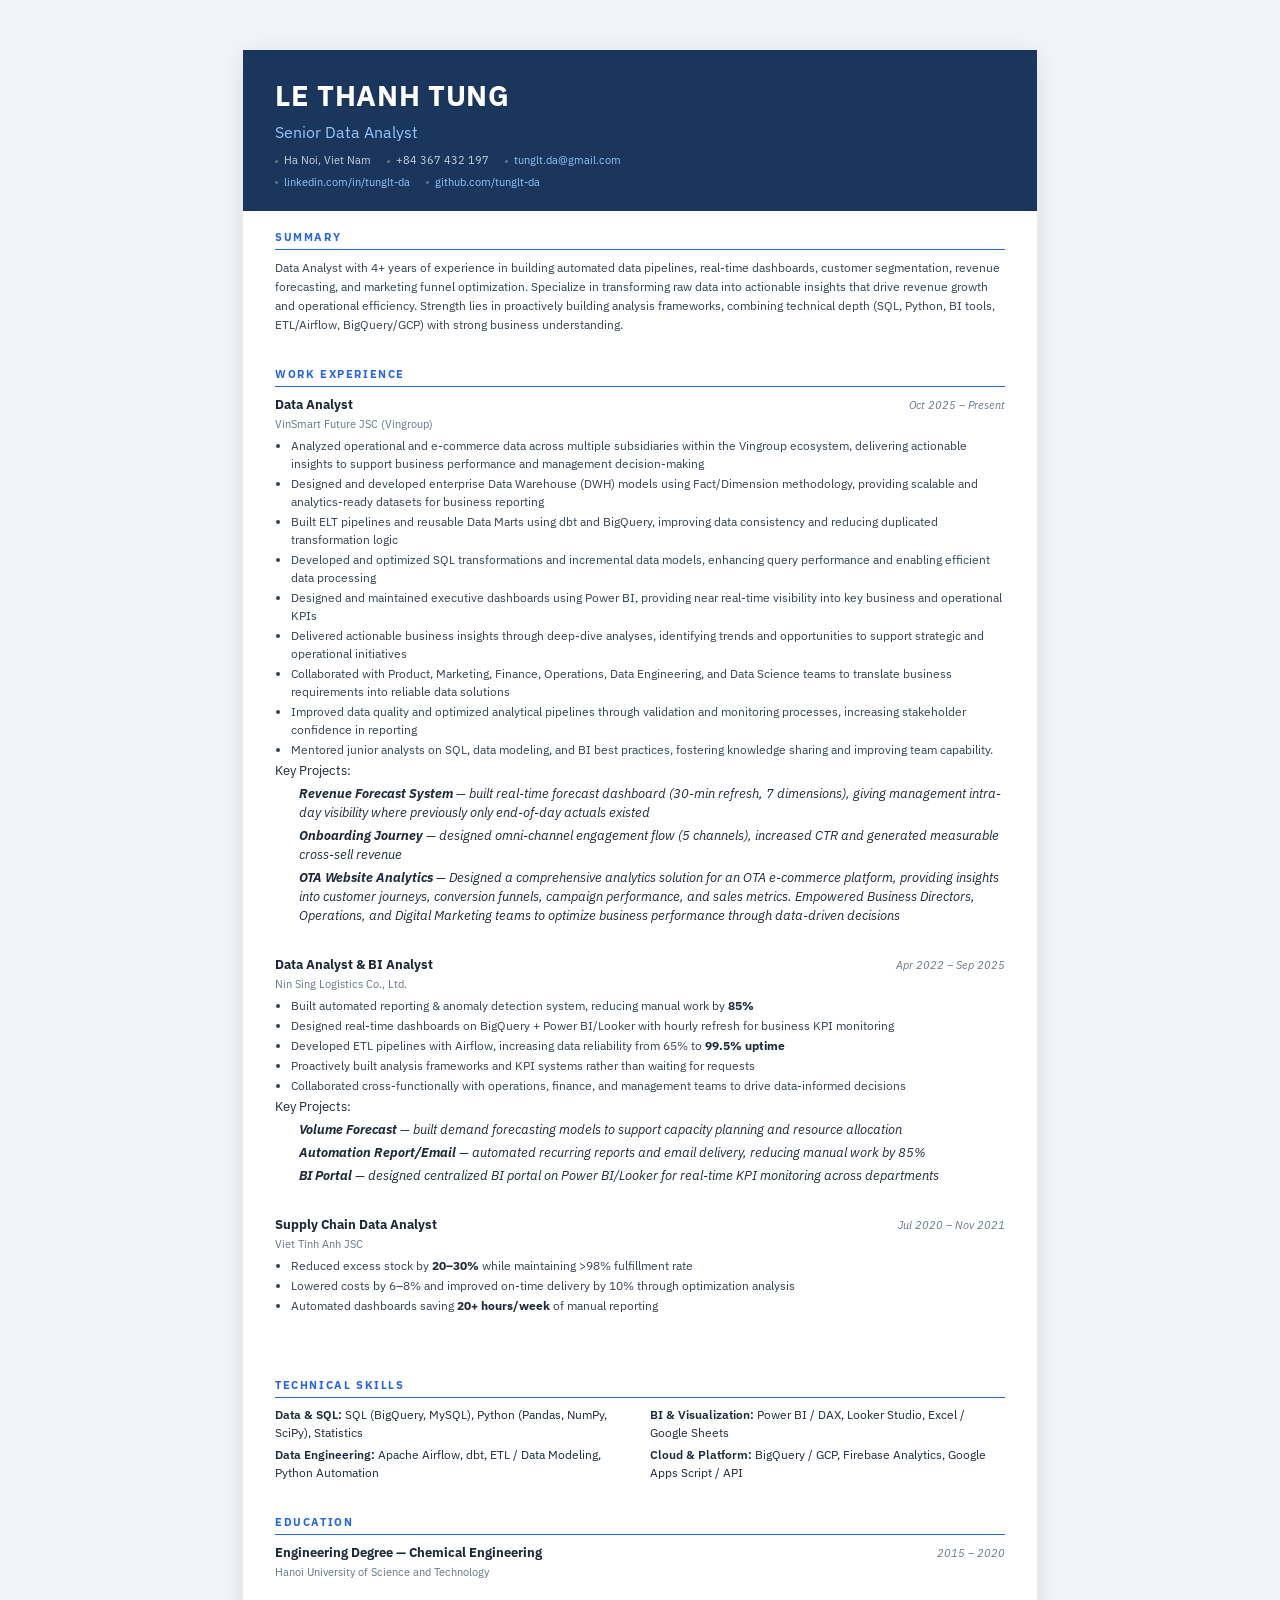
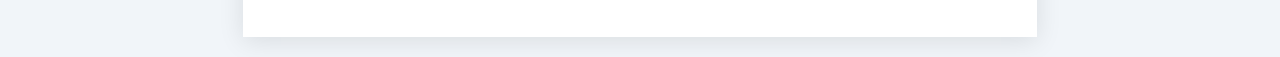
<file: resume.html>
<!DOCTYPE html>
<html lang="en">
<head>
<meta charset="UTF-8">
<meta name="viewport" content="width=device-width, initial-scale=1.0">
<title>Le Thanh Tung — Resume</title>
<link href="https://fonts.googleapis.com/css2?family=IBM+Plex+Sans:wght@400;500;600;700&display=swap" rel="stylesheet">
<style>
    * { box-sizing: border-box; margin: 0; padding: 0; }
    body {
        font-family: 'IBM Plex Sans', sans-serif;
        color: #1e293b;
        background: #f1f5f9;
        line-height: 1.5;
        font-size: 9.5pt;
        -webkit-print-color-adjust: exact;
        print-color-adjust: exact;
    }
 
    /* A4 at 96dpi = 794 x 1123 px */
    .page {
        width: 794px;
        min-height: 1123px;
        margin: 20px auto;
        background: #fff;
        box-shadow: 0 4px 24px rgba(0,0,0,0.1);
        padding: 0;
        overflow: hidden;
    }
 
    .cv-header {
        background: #1a365d;
        color: #fff;
        padding: 24px 32px 20px;
    }
    .cv-header h1 { font-size: 22pt; font-weight: 700; letter-spacing: .5pt; margin-bottom: 2px; }
    .cv-header .title { font-size: 12pt; font-weight: 400; color: #93c5fd; margin-bottom: 8px; }
    .cv-header .contacts { display: flex; flex-wrap: wrap; gap: 4px 16px; font-size: 8.5pt; color: #cbd5e1; }
    .cv-header .contacts a { color: #93c5fd; text-decoration: none; }
    .cv-header .contacts span::before { content: ''; display: inline-block; width: 3px; height: 3px; background: #64748b; border-radius: 50%; margin-right: 6px; vertical-align: middle; }
 
    .cv-body { padding: 18px 32px 24px; }
 
    .section { margin-bottom: 12px; }
    .section-title {
        font-size: 8.5pt; font-weight: 700; text-transform: uppercase;
        letter-spacing: 1.2pt; color: #2563eb;
        border-bottom: 1.5px solid #2563eb;
        padding-bottom: 3px;
        margin-bottom: 8px;
    }
 
    .summary { font-size: 9pt; color: #334155; line-height: 1.6; }
 
    .job { margin-bottom: 10px; }
    .job-header { display: flex; justify-content: space-between; align-items: baseline; margin-bottom: 1px; }
    .job-title { font-size: 10pt; font-weight: 700; color: #1e293b; }
    .job-date { font-size: 8.5pt; color: #64748b; font-style: italic; white-space: nowrap; }
    .job-company { font-size: 8.5pt; color: #64748b; margin-bottom: 4px; }
    .job ul { padding-left: 16px; }
    .job li { font-size: 9pt; color: #334155; margin-bottom: 2px; line-height: 1.5; }
    .job li strong { color: #1e293b; }
 
    .kp-label { font-size: 8.5pt; font-weight: 600; color: #2563eb; font-style: italic; margin: 4px 0 2px; }
    .kp-item { font-size: 9pt; color: #334155; margin-bottom: 2px; padding-left: 16px; position: relative; line-height: 1.5; }
    .kp-item::before { content: '\25B8'; position: absolute; left: 4px; color: #2563eb; font-size: 8pt; }
    .kp-item strong { color: #1e293b; }
 
    .skills-grid { display: grid; grid-template-columns: 1fr 1fr; gap: 4px 20px; }
    .skill-row { font-size: 9pt; }
    .skill-row strong { color: #1e293b; font-weight: 600; }

    .key-project-item {
        margin-left: 24px;      /* Thụt vào lề */
        margin-top: 4px;
        font-style: italic;     /* Chữ nghiêng */
        line-height: 1.5;
    }
 
    /* Download bar - only visible when opened directly */
    .download-bar {
        position: fixed; top: 0; left: 0; right: 0;
        background: #1a365d; color: #fff;
        display: flex; align-items: center; justify-content: center;
        gap: 10px; padding: 6px 12px;
        font-size: 9pt; z-index: 1000;
        box-shadow: 0 2px 12px rgba(0,0,0,0.2);
    }
    .download-bar a {
        background: #2563eb; color: #fff;
        padding: 4px 14px; border-radius: 4px;
        text-decoration: none; font-weight: 600;
    }
    .download-bar a:hover { background: #1d4ed8; }
 
    @media print {
        body { background: #fff; }
        .page { box-shadow: none; margin: 0; width: 100%; min-height: auto; }
        .download-bar { display: none !important; }
    }
    @media (max-width: 800px) {
        .page { width: 100%; min-height: auto; margin: 0; box-shadow: none; }
        .cv-header, .cv-body { padding-left: 16px; padding-right: 16px; }
        .skills-grid { grid-template-columns: 1fr; }
    }
</style>
</head>
<body>

<!-- Download bar (hidden in print) -->
<!-- <div class="download-bar no-print">
    <span>Le Thanh Tung — Data Analyst Resume</span>
    <a href="#" onclick="window.print(); return false;">Download PDF</a>
</div> -->

<div class="page" style="margin-top: 50px;">

    <!-- Header -->
    <div class="cv-header">
        <h1>LE THANH TUNG</h1>
        <div class="title">Senior Data Analyst</div>
        <div class="contacts">
            <span>Ha Noi, Viet Nam</span>
            <span>+84 367 432 197</span>
            <span><a href="mailto:tunglt.da@gmail.com">tunglt.da@gmail.com</a></span>
        </div>
        <div class="contacts" style="margin-top:.3rem;">
            <span><a href="https://www.linkedin.com/in/tunglt-da" target="_blank">linkedin.com/in/tunglt-da</a></span>
            <span><a href="https://github.com/tunglt-da" target="_blank">github.com/tunglt-da</a></span>
        </div>
    </div>

    <!-- Body -->
    <div class="cv-body">

        <!-- Summary -->
        <div class="section">
            <div class="section-title">Summary</div>
            <p class="summary">
                Data Analyst with 4+ years of experience in building automated data pipelines, real-time dashboards, customer segmentation, revenue forecasting, and marketing funnel optimization.
                Specialize in transforming raw data into actionable insights that drive revenue growth and operational efficiency.
                Strength lies in proactively building analysis frameworks, combining technical depth (SQL, Python, BI tools, ETL/Airflow, BigQuery/GCP) with strong business understanding.
            </p>
        </div>
        <div style="height: 20px;"></div>

        <!-- Experience -->
        <div class="section">
            <div class="section-title">Work Experience</div>

            <!-- Job 1 -->
            <div class="job">
                <div class="job-header">
                    <div class="job-title">Data Analyst</div>
                    <div class="job-date">Oct 2025 &ndash; Present</div>
                </div>
                <div class="job-company">VinSmart Future JSC (Vingroup)</div>
                <ul>
                    <li>Analyzed operational and e-commerce data across multiple subsidiaries within the Vingroup ecosystem, delivering actionable insights to support business performance and management decision-making</li>
                    <li>Designed and developed enterprise Data Warehouse (DWH) models using Fact/Dimension methodology, providing scalable and analytics-ready datasets for business reporting</li>
                    <li>Built ELT pipelines and reusable Data Marts using dbt and BigQuery, improving data consistency and reducing duplicated transformation logic</li>
                    <li>Developed and optimized SQL transformations and incremental data models, enhancing query performance and enabling efficient data processing</li>
                    <li>Designed and maintained executive dashboards using Power BI, providing near real-time visibility into key business and operational KPIs</li>
                    <li>Delivered actionable business insights through deep-dive analyses, identifying trends and opportunities to support strategic and operational initiatives</li>
                    <li>Collaborated with Product, Marketing, Finance, Operations, Data Engineering, and Data Science teams to translate business requirements into reliable data solutions</li>
                    <li>Improved data quality and optimized analytical pipelines through validation and monitoring processes, increasing stakeholder confidence in reporting</li>
                    <li>Mentored junior analysts on SQL, data modeling, and BI best practices, fostering knowledge sharing and improving team capability.</li>
                </ul>
                <div class="key-projects-label">Key Projects:</div>
                <div class="key-project-item"><strong>Revenue Forecast System</strong> &mdash; built real-time forecast dashboard (30-min refresh, 7 dimensions), giving management intra-day visibility where previously only end-of-day actuals existed</div>
                <div class="key-project-item"><strong>Onboarding Journey</strong> &mdash; designed omni-channel engagement flow (5 channels), increased CTR and generated measurable cross-sell revenue</div>
                <div class="key-project-item"><strong>OTA Website Analytics</strong> &mdash; Designed a comprehensive analytics solution for an OTA e-commerce platform, providing insights into customer journeys, conversion funnels, campaign performance, and sales metrics. Empowered Business Directors, Operations, and Digital Marketing teams to optimize business performance through data-driven decisions</div>
            </div>
            <div style="height: 20px;"></div>

            <!-- Job 2 -->
            <div class="job">
                <div class="job-header">
                    <div class="job-title">Data Analyst &amp; BI Analyst</div>
                    <div class="job-date">Apr 2022 &ndash; Sep 2025</div>
                </div>
                <div class="job-company">Nin Sing Logistics Co., Ltd.</div>
                <ul>
                    <li>Built automated reporting &amp; anomaly detection system, reducing manual work by <strong>85%</strong></li>
                    <li>Designed real-time dashboards on BigQuery + Power BI/Looker with hourly refresh for business KPI monitoring</li>
                    <li>Developed ETL pipelines with Airflow, increasing data reliability from 65% to <strong>99.5% uptime</strong></li>
                    <li>Proactively built analysis frameworks and KPI systems rather than waiting for requests</li>
                    <li>Collaborated cross-functionally with operations, finance, and management teams to drive data-informed decisions</li>
                </ul>
                
                <div class="key-projects-label">Key Projects:</div>
                <div class="key-project-item"><strong>Volume Forecast</strong> &mdash; built demand forecasting models to support capacity planning and resource allocation</div>
                <div class="key-project-item"><strong>Automation Report/Email</strong> &mdash; automated recurring reports and email delivery, reducing manual work by 85%</div>
                <div class="key-project-item"><strong>BI Portal</strong> &mdash; designed centralized BI portal on Power BI/Looker for real-time KPI monitoring across departments</div>
            </div>
            <div style="height: 20px;"></div>

            <!-- Job 3 -->
            <div class="job">
                <div class="job-header">
                    <div class="job-title">Supply Chain Data Analyst</div>
                    <div class="job-date">Jul 2020 &ndash; Nov 2021</div>
                </div>
                <div class="job-company">Viet Tinh Anh JSC</div>
                <ul>
                    <li>Reduced excess stock by <strong>20&ndash;30%</strong> while maintaining &gt;98% fulfillment rate</li>
                    <li>Lowered costs by 6&ndash;8% and improved on-time delivery by 10% through optimization analysis</li>
                    <li>Automated dashboards saving <strong>20+ hours/week</strong> of manual reporting</li>
                </ul>
            </div>
            <div style="height: 20px;"></div>
        </div>
        <div style="height: 20px;"></div>

        <!-- Skills -->
        <div class="section">
            <div class="section-title">Technical Skills</div>
            <div class="skills-grid">
                <div class="skill-row"><strong>Data &amp; SQL:</strong> SQL (BigQuery, MySQL), Python (Pandas, NumPy, SciPy), Statistics</div>
                <div class="skill-row"><strong>BI &amp; Visualization:</strong> Power BI / DAX, Looker Studio, Excel / Google Sheets</div>
                <div class="skill-row"><strong>Data Engineering:</strong> Apache Airflow, dbt, ETL / Data Modeling, Python Automation</div>
                <div class="skill-row"><strong>Cloud &amp; Platform:</strong> BigQuery / GCP, Firebase Analytics, Google Apps Script / API</div>
            </div>
        </div>
        <div style="height: 20px;"></div>

        <!-- Education -->
        <div class="section">
            <div class="section-title">Education</div>
            <div class="edu-placeholder" style="color:#1e293b;font-style:normal;">
                <div class="job-header">
                    <div class="job-title">Engineering Degree — Chemical Engineering</div>
                    <div class="job-date">2015 &ndash; 2020</div>
                </div>
                <div class="job-company">Hanoi University of Science and Technology</div>
            </div>
        </div>
        <div style="height: 20px;"></div>

    </div>
</div>

</body>
</html>
</file>
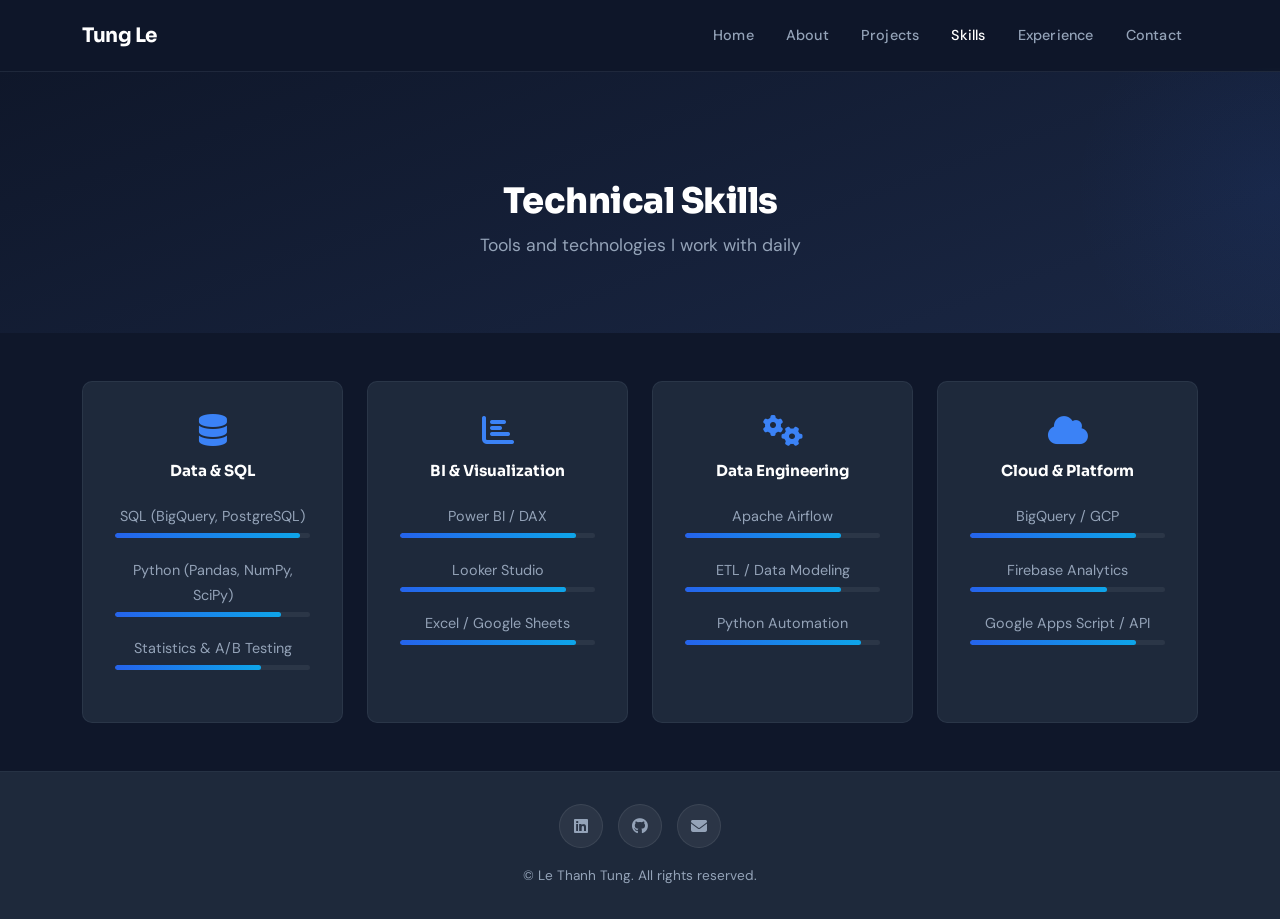
<file: skills.html>
<!DOCTYPE html>
<html lang="en">
<head>
    <meta charset="UTF-8">
    <meta name="viewport" content="width=device-width, initial-scale=1.0">
    <title>Skills | Le Thanh Tung</title>
    <link href="https://cdn.jsdelivr.net/npm/bootstrap@5.3.0/dist/css/bootstrap.min.css" rel="stylesheet">
    <link rel="stylesheet" href="https://cdnjs.cloudflare.com/ajax/libs/font-awesome/6.4.0/css/all.min.css">
    <link href="https://fonts.googleapis.com/css2?family=DM+Sans:ital,opsz,wght@0,9..40,300;0,9..40,400;0,9..40,500;0,9..40,600;0,9..40,700;0,9..40,800;1,9..40,400&family=Sora:wght@400;500;600;700;800&display=swap" rel="stylesheet">
    <link rel="stylesheet" href="style.css">
</head>
<body>

    <nav class="navbar navbar-expand-lg navbar-dark fixed-top">
        <div class="container">
            <a class="navbar-brand" href="index.html">Tung Le</a>
            <button class="navbar-toggler" type="button" data-bs-toggle="collapse" data-bs-target="#navbarNav">
                <span class="navbar-toggler-icon"></span>
            </button>
            <div class="collapse navbar-collapse" id="navbarNav">
                <ul class="navbar-nav ms-auto">
                    <li class="nav-item"><a class="nav-link" href="index.html">Home</a></li>
                    <li class="nav-item"><a class="nav-link" href="about.html">About</a></li>
                    <li class="nav-item"><a class="nav-link" href="projects.html">Projects</a></li>
                    <li class="nav-item"><a class="nav-link active" href="skills.html">Skills</a></li>
                    <li class="nav-item"><a class="nav-link" href="experience.html">Experience</a></li>
                    <li class="nav-item"><a class="nav-link" href="contact.html">Contact</a></li>
                </ul>
            </div>
        </div>
    </nav>
    <div class="sticky-nav-wrapper"></div>

    <section class="page-header">
        <div class="container">
            <h1>Technical Skills</h1>
            <p class="lead">Tools and technologies I work with daily</p>
        </div>
    </section>

    <section class="py-5">
        <div class="container">
            <div class="row g-4">
                <div class="col-lg-3 col-md-6">
                    <div class="skill-category text-center h-100">
                        <i class="fas fa-database skill-icon"></i>
                        <h4 class="mb-4">Data &amp; SQL</h4>
                        <div class="mb-3">
                            <p class="mb-1">SQL (BigQuery, PostgreSQL)</p>
                            <div class="progress"><div class="progress-bar" style="width: 95%"></div></div>
                        </div>
                        <div class="mb-3">
                            <p class="mb-1">Python (Pandas, NumPy, SciPy)</p>
                            <div class="progress"><div class="progress-bar" style="width: 85%"></div></div>
                        </div>
                        <div class="mb-3">
                            <p class="mb-1">Statistics &amp; A/B Testing</p>
                            <div class="progress"><div class="progress-bar" style="width: 75%"></div></div>
                        </div>
                    </div>
                </div>
                <div class="col-lg-3 col-md-6">
                    <div class="skill-category text-center h-100">
                        <i class="fas fa-chart-bar skill-icon"></i>
                        <h4 class="mb-4">BI &amp; Visualization</h4>
                        <div class="mb-3">
                            <p class="mb-1">Power BI / DAX</p>
                            <div class="progress"><div class="progress-bar" style="width: 90%"></div></div>
                        </div>
                        <div class="mb-3">
                            <p class="mb-1">Looker Studio</p>
                            <div class="progress"><div class="progress-bar" style="width: 85%"></div></div>
                        </div>
                        <div class="mb-3">
                            <p class="mb-1">Excel / Google Sheets</p>
                            <div class="progress"><div class="progress-bar" style="width: 90%"></div></div>
                        </div>
                    </div>
                </div>
                <div class="col-lg-3 col-md-6">
                    <div class="skill-category text-center h-100">
                        <i class="fas fa-cogs skill-icon"></i>
                        <h4 class="mb-4">Data Engineering</h4>
                        <div class="mb-3">
                            <p class="mb-1">Apache Airflow</p>
                            <div class="progress"><div class="progress-bar" style="width: 80%"></div></div>
                        </div>
                        <div class="mb-3">
                            <p class="mb-1">ETL / Data Modeling</p>
                            <div class="progress"><div class="progress-bar" style="width: 80%"></div></div>
                        </div>
                        <div class="mb-3">
                            <p class="mb-1">Python Automation</p>
                            <div class="progress"><div class="progress-bar" style="width: 90%"></div></div>
                        </div>
                    </div>
                </div>
                <div class="col-lg-3 col-md-6">
                    <div class="skill-category text-center h-100">
                        <i class="fas fa-cloud skill-icon"></i>
                        <h4 class="mb-4">Cloud &amp; Platform</h4>
                        <div class="mb-3">
                            <p class="mb-1">BigQuery / GCP</p>
                            <div class="progress"><div class="progress-bar" style="width: 85%"></div></div>
                        </div>
                        <div class="mb-3">
                            <p class="mb-1">Firebase Analytics</p>
                            <div class="progress"><div class="progress-bar" style="width: 70%"></div></div>
                        </div>
                        <div class="mb-3">
                            <p class="mb-1">Google Apps Script / API</p>
                            <div class="progress"><div class="progress-bar" style="width: 85%"></div></div>
                        </div>
                    </div>
                </div>
            </div>
        </div>
    </section>

    <footer class="text-center">
        <div class="container">
            <div class="mb-3">
                <a href="https://www.linkedin.com/in/tunglt-da" class="social-link" target="_blank"><i class="fab fa-linkedin"></i></a>
                <a href="https://github.com/tunglt-da" class="social-link" target="_blank"><i class="fab fa-github"></i></a>
                <a href="mailto:tunglt.da@gmail.com" class="social-link"><i class="fas fa-envelope"></i></a>
            </div>
            <p class="mb-0" style="font-size:0.85rem;">&copy; Le Thanh Tung. All rights reserved.</p>
        </div>
    </footer>

    <a href="#" id="back-to-top" class="shadow"><i class="fas fa-arrow-up"></i></a>

    <script src="https://cdn.jsdelivr.net/npm/bootstrap@5.3.0/dist/js/bootstrap.bundle.min.js"></script>
    <script src="main.js"></script>
</body>
</html>
</file>
<file: style.css>
/* ═══════════════════════════════════════════════════
   TUNG LT — Data Analyst Portfolio
   Clean, Professional, Editorial Design
   ═══════════════════════════════════════════════════ */

:root {
    --primary: #2563eb;
    --primary-dark: #1d4ed8;
    --primary-light: #3b82f6;
    --accent: #0ea5e9;
    --accent-soft: rgba(14, 165, 233, 0.12);
    --dark: #0f172a;
    --dark-card: #1e293b;
    --dark-surface: #334155;
    --dark-border: #475569;
    --light-text: #f1f5f9;
    --muted-text: #94a3b8;
    --body-text: #cbd5e1;
    --white: #ffffff;
    --success: #10b981;
    --warning: #f59e0b;
    --radius: 10px;
    --shadow: 0 4px 24px rgba(0,0,0,0.2);
    --shadow-lg: 0 12px 40px rgba(0,0,0,0.3);
}

* { box-sizing: border-box; }

body {
    font-family: 'DM Sans', sans-serif;
    line-height: 1.75;
    color: var(--body-text);
    background-color: var(--dark);
    overflow-x: hidden;
    font-size: 1rem;
    -webkit-font-smoothing: antialiased;
}

h1, h2, h3, h4, h5, h6 {
    font-family: 'Sora', sans-serif;
    color: var(--light-text);
}

a { color: var(--accent); transition: color 0.2s; }
a:hover { color: var(--primary-light); }

/* ─── NAVBAR ─── */
.navbar {
    transition: all 0.3s ease;
    background: rgba(15, 23, 42, 0.9);
    backdrop-filter: blur(16px);
    border-bottom: 1px solid rgba(71, 85, 105, 0.3);
    padding: 0.8rem 0;
}
.navbar-brand {
    font-family: 'Sora', sans-serif;
    font-weight: 700;
    letter-spacing: -0.5px;
    color: var(--white) !important;
    font-size: 1.25rem;
}
.navbar-scrolled {
    box-shadow: 0 4px 20px rgba(0,0,0,0.25);
}
.nav-link {
    color: var(--muted-text) !important;
    font-weight: 500;
    font-size: 0.9rem;
    letter-spacing: 0.2px;
    transition: color 0.2s;
    padding: 0.5rem 1rem !important;
}
.nav-link:hover, .nav-link.active {
    color: var(--white) !important;
}
.sticky-nav-wrapper { height: 68px; }

/* ─── HERO ─── */
.hero {
    background: linear-gradient(160deg, var(--dark) 0%, #1a2744 50%, var(--dark) 100%);
    color: white;
    padding: 7rem 0 5rem;
    position: relative;
    overflow: hidden;
}
.hero::before {
    content: '';
    position: absolute;
    top: -40%; right: -20%;
    width: 600px; height: 600px;
    background: radial-gradient(circle, rgba(37, 99, 235, 0.08) 0%, transparent 70%);
    border-radius: 50%;
}
.hero::after {
    content: '';
    position: absolute;
    bottom: -30%; left: -10%;
    width: 500px; height: 500px;
    background: radial-gradient(circle, rgba(14, 165, 233, 0.06) 0%, transparent 70%);
    border-radius: 50%;
}
.hero .container { position: relative; z-index: 2; }

.hero-tag {
    font-size: 0.8rem;
    font-weight: 600;
    color: var(--accent);
    letter-spacing: 2px;
    text-transform: uppercase;
    margin-bottom: 1rem;
    display: inline-block;
    background: var(--accent-soft);
    padding: 0.4rem 1.2rem;
    border-radius: 20px;
}
.hero h1 {
    font-weight: 800;
    font-size: 3rem;
    letter-spacing: -1px;
    margin-bottom: 0.5rem;
    line-height: 1.15;
}
.hero .lead {
    font-weight: 400;
    font-size: 1.3rem;
    color: var(--muted-text);
    max-width: 560px;
    margin: 0 auto;
}

/* ─── SOCIAL LINKS ─── */
.social-link {
    display: inline-flex;
    align-items: center;
    justify-content: center;
    width: 44px; height: 44px;
    border-radius: 50%;
    background: rgba(255,255,255,0.06);
    color: var(--muted-text);
    margin: 0 0.35rem;
    font-size: 1rem;
    transition: all 0.25s;
    border: 1px solid rgba(255,255,255,0.08);
    text-decoration: none;
}
.social-link:hover {
    background: var(--primary);
    color: var(--white);
    transform: translateY(-2px);
    box-shadow: 0 6px 20px rgba(37,99,235,0.3);
    border-color: var(--primary);
}

/* ─── BUTTONS ─── */
.btn-hero {
    font-weight: 600;
    font-size: 0.9rem;
    padding: 0.75rem 2rem;
    border-radius: 8px;
    background: var(--primary);
    color: white;
    border: none;
    transition: all 0.25s;
    text-decoration: none;
    display: inline-block;
}
.btn-hero:hover {
    background: var(--primary-dark);
    transform: translateY(-2px);
    box-shadow: 0 8px 24px rgba(37,99,235,0.35);
    color: white;
}

.btn-primary-custom {
    font-weight: 600;
    font-size: 0.85rem;
    padding: 0.6rem 1.5rem;
    border-radius: 8px;
    background: var(--primary);
    color: white;
    border: none;
    transition: all 0.25s;
    text-decoration: none;
    display: inline-block;
}
.btn-primary-custom:hover {
    background: var(--primary-dark);
    transform: translateY(-1px);
    box-shadow: 0 6px 16px rgba(37,99,235,0.3);
    color: white;
}

.btn-outline-custom {
    font-weight: 600;
    font-size: 0.85rem;
    padding: 0.6rem 1.5rem;
    border-radius: 8px;
    border: 1px solid var(--dark-border);
    color: var(--light-text);
    background: transparent;
    transition: all 0.25s;
    text-decoration: none;
    display: inline-block;
}
.btn-outline-custom:hover {
    background: rgba(255,255,255,0.06);
    border-color: var(--muted-text);
    color: var(--white);
    transform: translateY(-1px);
}

.btn-card {
    font-weight: 600;
    font-size: 0.8rem;
    padding: 0.5rem 1.2rem;
    border-radius: 6px;
    background: var(--primary);
    color: white;
    border: none;
    transition: all 0.25s;
    cursor: pointer;
    text-decoration: none;
    display: inline-block;
}
.btn-card:hover {
    background: var(--primary-dark);
    box-shadow: 0 4px 12px rgba(37,99,235,0.3);
    transform: translateY(-1px);
    color: white;
}

/* ─── SECTION TITLES ─── */
.section-title {
    font-weight: 700;
    font-size: 1.65rem;
    letter-spacing: -0.5px;
    position: relative;
    margin-bottom: 2.5rem;
    color: var(--white);
    padding-bottom: 1rem;
}
.section-title::after {
    content: '';
    position: absolute;
    left: 50%; bottom: 0;
    transform: translateX(-50%);
    width: 40px; height: 3px;
    background: var(--primary);
    border-radius: 2px;
}

section.bg-dark-alt { background: var(--dark-card); }

/* ─── PAGE HEADER ─── */
.page-header {
    background: linear-gradient(160deg, var(--dark) 0%, #1a2744 100%);
    padding: 7rem 0 3.5rem;
    position: relative;
    overflow: hidden;
    text-align: center;
}
.page-header::before {
    content: '';
    position: absolute;
    top: -30%; right: -15%;
    width: 400px; height: 400px;
    background: radial-gradient(circle, rgba(37, 99, 235, 0.07) 0%, transparent 70%);
    border-radius: 50%;
}
.page-header .container { position: relative; z-index: 2; }
.page-header h1 {
    font-weight: 800;
    font-size: 2.2rem;
    letter-spacing: -0.5px;
    color: white;
    margin-bottom: 0.5rem;
}
.page-header .lead {
    font-weight: 400;
    font-size: 1.1rem;
    color: var(--muted-text);
}

/* ─── ABOUT ─── */
.about-section p { font-size: 1.05rem; font-weight: 400; line-height: 1.8; }
.about-section strong { color: var(--accent); font-weight: 600; }
.about-check { color: var(--body-text); font-size: 0.95rem; margin-bottom: 0.5rem; }
.about-check i { margin-right: 0.5rem; color: var(--primary-light); }

/* ─── PROJECT CARDS ─── */
.project-card {
    background: var(--dark-card);
    border: 1px solid rgba(71,85,105,0.3);
    border-radius: var(--radius);
    overflow: hidden;
    transition: all 0.3s;
}
.project-card:hover {
    transform: translateY(-6px);
    box-shadow: var(--shadow-lg);
    border-color: rgba(37,99,235,0.3);
}
.project-img {
    height: 200px;
    object-fit: cover;
    filter: brightness(0.75);
    transition: filter 0.3s;
}
.project-card:hover .project-img { filter: brightness(0.9); }
.card-body { padding: 1.5rem; }
.card-title {
    font-family: 'Sora', sans-serif;
    font-size: 1rem;
    font-weight: 700;
    color: var(--white);
    margin-bottom: 0.75rem;
}
.card-text { color: var(--muted-text); font-size: 0.92rem; line-height: 1.65; }

.skill-badge {
    background: rgba(37,99,235,0.1);
    color: var(--accent);
    margin: 0.15rem;
    padding: 0.3rem 0.65rem;
    border-radius: 4px;
    font-size: 0.75rem;
    font-weight: 500;
    border: 1px solid rgba(37,99,235,0.15);
    display: inline-block;
}

/* ─── SKILLS ─── */
.skill-category {
    padding: 2rem;
    border-radius: var(--radius);
    background: var(--dark-card);
    border: 1px solid rgba(71,85,105,0.3);
    transition: all 0.3s;
}
.skill-category:hover {
    transform: translateY(-4px);
    border-color: rgba(37,99,235,0.3);
    box-shadow: var(--shadow);
}
.skill-icon {
    font-size: 2rem;
    margin-bottom: 1rem;
    color: var(--primary-light);
}
.skill-category h4 {
    font-family: 'Sora', sans-serif;
    font-size: 0.95rem;
    font-weight: 700;
    color: var(--white);
}
.skill-category p { color: var(--muted-text); font-size: 0.9rem; }
.progress {
    height: 5px;
    border-radius: 3px;
    background: rgba(255,255,255,0.06);
    margin-bottom: 1.2rem;
}
.progress-bar {
    background: linear-gradient(90deg, var(--primary), var(--accent));
    border-radius: 3px;
}

/* ─── EXPERIENCE ─── */
.experience-item { position: relative; padding-left: 28px; margin-bottom: 2rem; }
.experience-item::before {
    content: '';
    position: absolute;
    left: 0; top: 10px;
    width: 10px; height: 10px;
    border-radius: 50%;
    background: var(--primary);
    box-shadow: 0 0 0 4px rgba(37,99,235,0.15);
}
.experience-item::after {
    content: '';
    position: absolute;
    left: 4px; top: 24px;
    width: 2px;
    height: calc(100% + 8px);
    background: linear-gradient(to bottom, var(--primary), transparent);
    opacity: 0.3;
}
.experience-item:last-child::after { display: none; }
.experience-item .card {
    background: var(--dark-card);
    border: 1px solid rgba(71,85,105,0.3);
    border-radius: var(--radius);
}
.experience-item h5 {
    font-family: 'Sora', sans-serif;
    font-size: 0.95rem;
    color: var(--white);
    font-weight: 700;
}
.experience-item .text-muted {
    color: var(--primary-light) !important;
    font-size: 0.85rem;
    font-weight: 500;
}
.experience-item li {
    color: var(--body-text);
    font-size: 0.93rem;
    line-height: 1.7;
    margin-bottom: 0.3rem;
}

/* ─── CONTACT ─── */
.contact-form .form-control {
    background: var(--dark-card);
    border: 1px solid rgba(71,85,105,0.4);
    border-radius: 8px;
    padding: 0.8rem 1rem;
    color: var(--light-text);
    font-family: 'DM Sans', sans-serif;
    font-size: 0.95rem;
}
.contact-form .form-control::placeholder { color: var(--muted-text); }
.contact-form .form-control:focus {
    border-color: var(--primary);
    box-shadow: 0 0 0 3px rgba(37,99,235,0.15);
    background: var(--dark-card);
    color: var(--light-text);
}
.contact-card {
    background: var(--dark-card);
    border: 1px solid rgba(71,85,105,0.3);
    border-radius: var(--radius);
    transition: all 0.25s;
}
.contact-card:hover {
    border-color: rgba(37,99,235,0.3);
    transform: translateY(-2px);
}
.contact-card i { color: var(--primary-light); }
.contact-card h5 {
    font-family: 'Sora', sans-serif;
    font-size: 0.8rem;
    color: var(--white);
    font-weight: 600;
    letter-spacing: 0.5px;
    text-transform: uppercase;
}
.contact-card p { color: var(--muted-text); }

/* ─── FOOTER ─── */
footer {
    background: var(--dark-card);
    border-top: 1px solid rgba(71,85,105,0.2);
    color: var(--muted-text);
    padding: 2rem 0;
}

/* ─── BACK TO TOP ─── */
#back-to-top {
    position: fixed;
    bottom: 30px; right: 30px;
    width: 42px; height: 42px;
    border-radius: 50%;
    background: var(--primary);
    color: white;
    display: flex;
    align-items: center;
    justify-content: center;
    font-size: 0.9rem;
    opacity: 0; visibility: hidden;
    transition: all 0.3s;
    z-index: 1000;
    border: none;
    text-decoration: none;
    box-shadow: 0 4px 12px rgba(37,99,235,0.3);
}
#back-to-top.show { opacity: 1; visibility: visible; }
#back-to-top:hover { background: var(--primary-dark); color: white; transform: translateY(-2px); }

/* ─── MODALS ─── */
.modal-content {
    background: var(--dark-card);
    border: 1px solid rgba(71,85,105,0.3);
    border-radius: 12px;
    color: var(--body-text);
}
.modal-header { border-bottom: 1px solid rgba(71,85,105,0.3); }
.modal-title {
    font-family: 'Sora', sans-serif;
    font-size: 1.05rem;
    font-weight: 700;
    color: var(--white);
}
.modal-body h5 {
    font-family: 'Sora', sans-serif;
    font-size: 0.9rem;
    color: var(--primary-light);
    font-weight: 700;
    margin-bottom: 0.5rem;
}
.modal-body p, .modal-body li { color: var(--body-text); font-size: 0.93rem; line-height: 1.7; }
.btn-close { filter: invert(1); }

.img-fluid { border-radius: var(--radius); border: 1px solid rgba(71,85,105,0.3); }

.alert { opacity: 1; transition: opacity 0.5s ease-in-out; }

/* ─── HIGHLIGHT ─── */
.highlight { color: var(--accent); font-weight: 600; }

/* ─── RESPONSIVE ─── */
@media (max-width: 768px) {
    .hero h1 { font-size: 2rem; }
    .hero { padding: 5.5rem 0 3.5rem; }
    .page-header { padding: 5.5rem 0 2.5rem; }
    .page-header h1 { font-size: 1.7rem; }
    .nav-link { padding: 0.4rem 0.5rem !important; }
}
</file>
